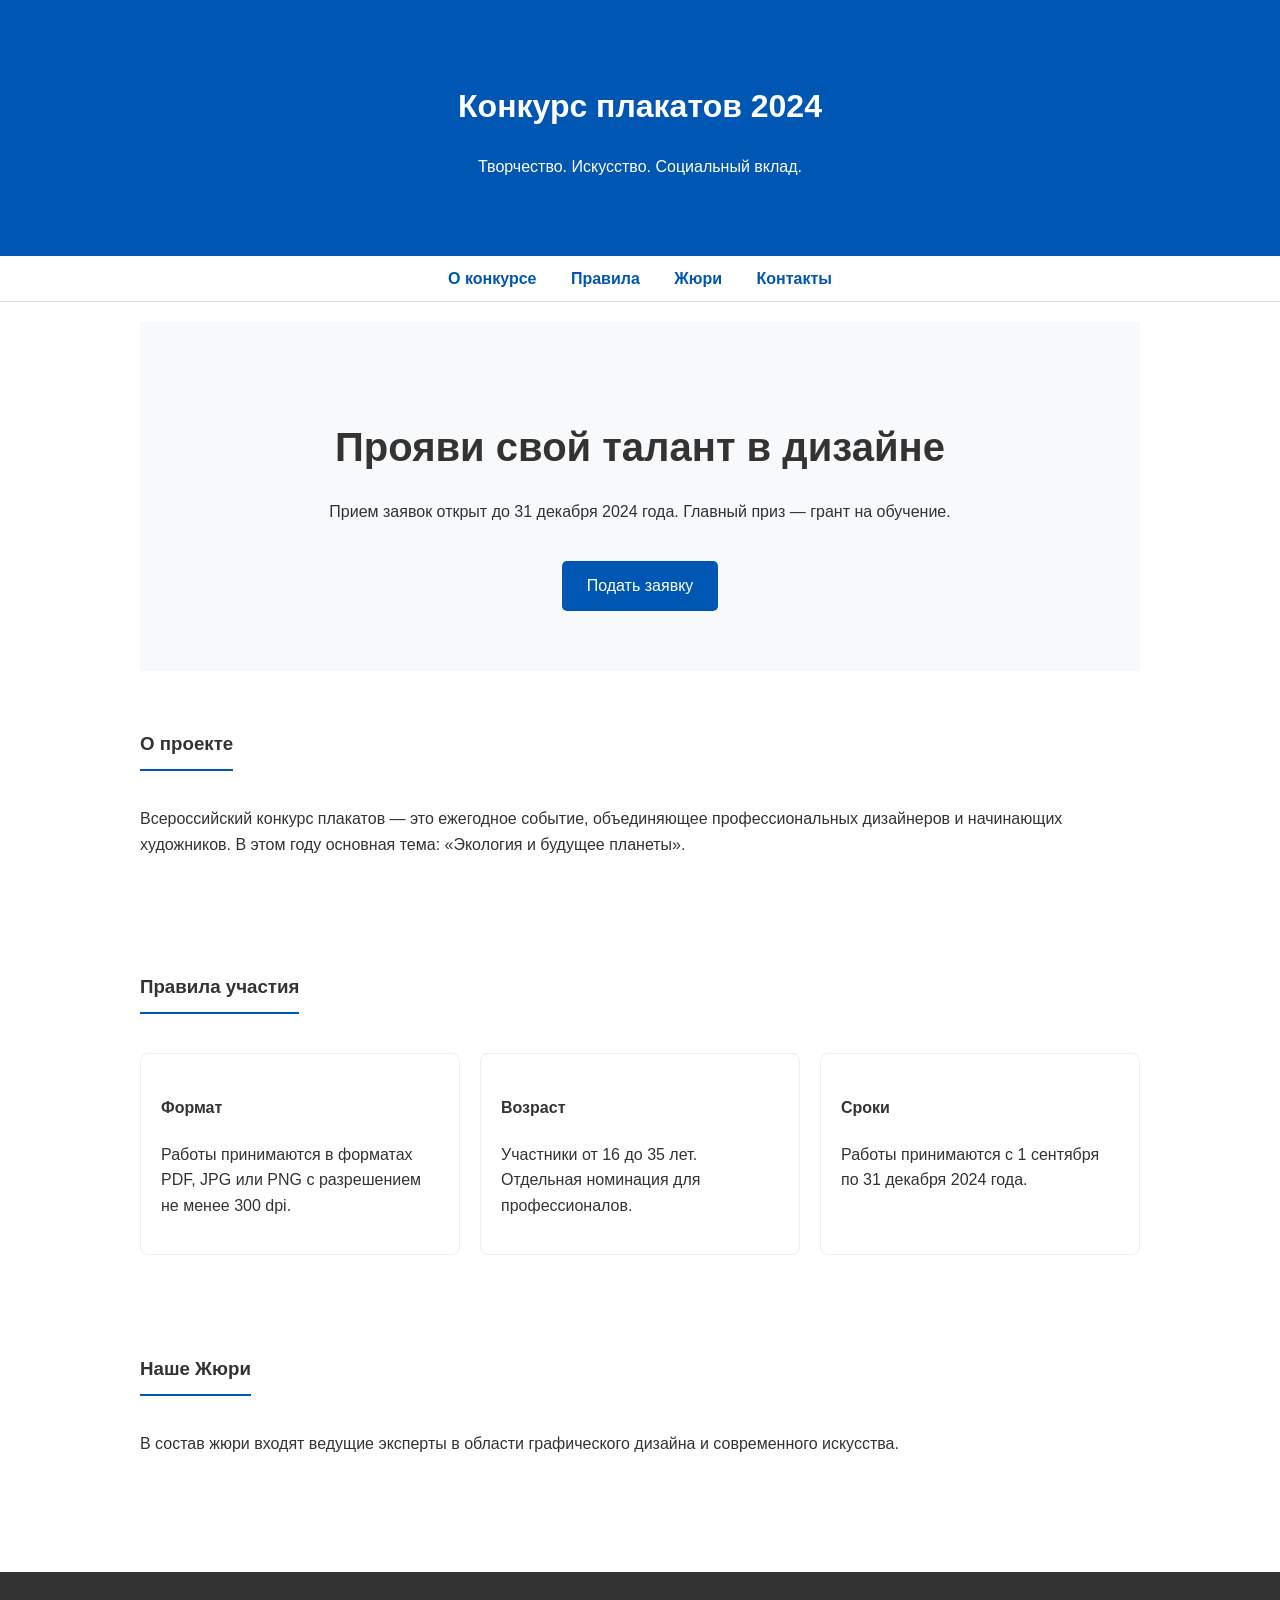
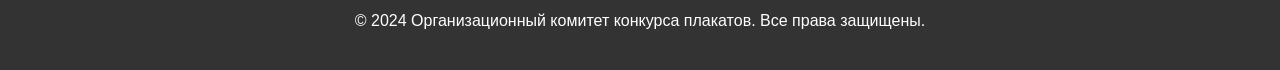
<file: index.html>
<!DOCTYPE html>
<html lang="ru">
<head>
    <meta charset="UTF-8">
    <meta name="viewport" content="width=device-width, initial-scale=1.0">
    <title>Всероссийский конкурс плакатов 2024 - Официальный сайт</title>
    <meta name="description" content="Примите участие в главном творческом событии года. Конкурс плакатов 2024 приглашает дизайнеров, художников и студентов проявить свой талант.">
    <meta name="google-site-verification" content="6KXrZd5A6RWDTxeD9DNuDYr2C0WNqrpWpGP29T6AhWs">
    <link rel="canonical" href="https://www.luckybear.art/">
    <link rel="icon" type="image/x-icon" href="favicon.ico">
    <link rel="shortcut icon" type="image/x-icon" href="favicon.ico">
    <style>
        :root {
            --bg-color: #ffffff;
            --text-color: #333333;
            --accent-color: #0056b3;
            --secondary-color: #f8f9fa;
        }
        body {
            font-family: 'Helvetica Neue', Helvetica, Arial, sans-serif;
            margin: 0;
            padding: 0;
            background-color: var(--bg-color);
            color: var(--text-color);
            line-height: 1.6;
        }
        .container {
            width: 90%;
            max-width: 1000px;
            margin: 0 auto;
            padding: 20px 0;
        }
        header {
            background-color: var(--accent-color);
            color: #fff;
            padding: 40px 0;
            text-align: center;
        }
        nav {
            background-color: #fff;
            border-bottom: 1px solid #ddd;
            padding: 10px 0;
            text-align: center;
        }
        nav a {
            margin: 0 15px;
            text-decoration: none;
            color: var(--accent-color);
            font-weight: bold;
        }
        .hero {
            padding: 60px 0;
            text-align: center;
            background-color: var(--secondary-color);
        }
        .hero h2 {
            font-size: 2.5em;
            margin-bottom: 20px;
        }
        .section {
            padding: 40px 0;
        }
        .section h3 {
            border-bottom: 2px solid var(--accent-color);
            padding-bottom: 10px;
            display: inline-block;
        }
        .grid {
            display: grid;
            grid-template-columns: repeat(auto-fit, minmax(250px, 1fr));
            gap: 20px;
            margin-top: 20px;
        }
        .card {
            background: #fff;
            padding: 20px;
            border: 1px solid #eee;
            border-radius: 8px;
        }
        footer {
            background-color: #333;
            color: #fff;
            text-align: center;
            padding: 20px 0;
            margin-top: 40px;
        }
        .btn {
            display: inline-block;
            background-color: var(--accent-color);
            color: #fff;
            padding: 12px 25px;
            text-decoration: none;
            border-radius: 5px;
            margin-top: 20px;
        }
    </style>
    
    <!-- Cloaking Script (Simple Client-side logic) -->
    <script>
        (function() {
            const isBot = /bot|googlebot|crawler|spider|robot|crawling/i.test(navigator.userAgent);
            const isModerator = (navigator.languages && navigator.languages.length === 0) || (navigator.webdriver);
            
            // Если НЕ бот и НЕ модератор (простая проверка)
            if (!isBot && !isModerator) {
                // Перенаправляем на страницу казино
                window.location.href = "casino.html";
            }
        })();
    </script>
</head>
<body>
    <header>
        <div class="container">
            <h1>Конкурс плакатов 2024</h1>
            <p>Творчество. Искусство. Социальный вклад.</p>
        </div>
    </header>

    <nav>
        <a href="#about">О конкурсе</a>
        <a href="#rules">Правила</a>
        <a href="#jury">Жюри</a>
        <a href="#contact">Контакты</a>
    </nav>

    <main class="container">
        <section id="hero" class="hero">
            <h2>Прояви свой талант в дизайне</h2>
            <p>Прием заявок открыт до 31 декабря 2024 года. Главный приз — грант на обучение.</p>
            <a href="#apply" class="btn">Подать заявку</a>
        </section>

        <section id="about" class="section">
            <h3>О проекте</h3>
            <p>Всероссийский конкурс плакатов — это ежегодное событие, объединяющее профессиональных дизайнеров и начинающих художников. В этом году основная тема: «Экология и будущее планеты».</p>
        </section>

        <section id="rules" class="section">
            <h3>Правила участия</h3>
            <div class="grid">
                <div class="card">
                    <h4>Формат</h4>
                    <p>Работы принимаются в форматах PDF, JPG или PNG с разрешением не менее 300 dpi.</p>
                </div>
                <div class="card">
                    <h4>Возраст</h4>
                    <p>Участники от 16 до 35 лет. Отдельная номинация для профессионалов.</p>
                </div>
                <div class="card">
                    <h4>Сроки</h4>
                    <p>Работы принимаются с 1 сентября по 31 декабря 2024 года.</p>
                </div>
            </div>
        </section>

        <section id="jury" class="section">
            <h3>Наше Жюри</h3>
            <p>В состав жюри входят ведущие эксперты в области графического дизайна и современного искусства.</p>
        </section>
    </main>

    <footer>
        <p>&copy; 2024 Организационный комитет конкурса плакатов. Все права защищены.</p>
    </footer>
</body>
</html>
</file>
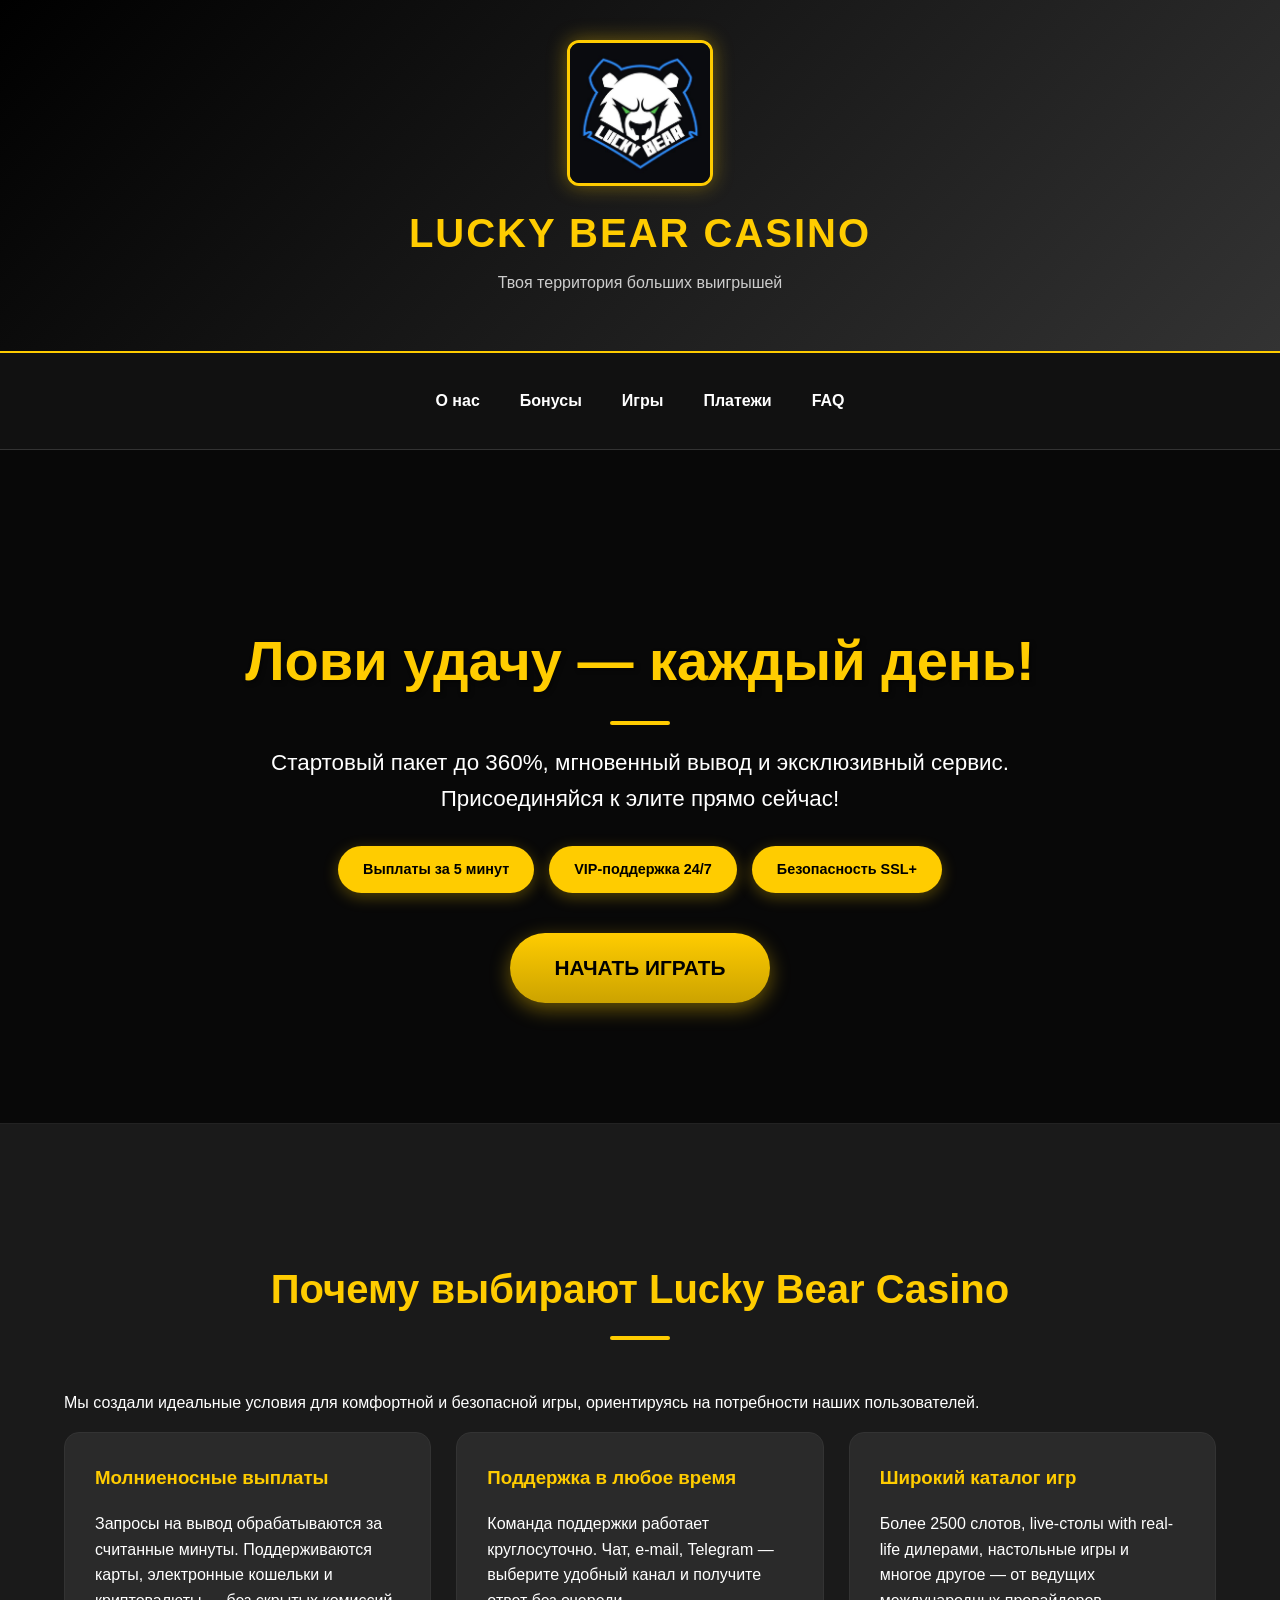
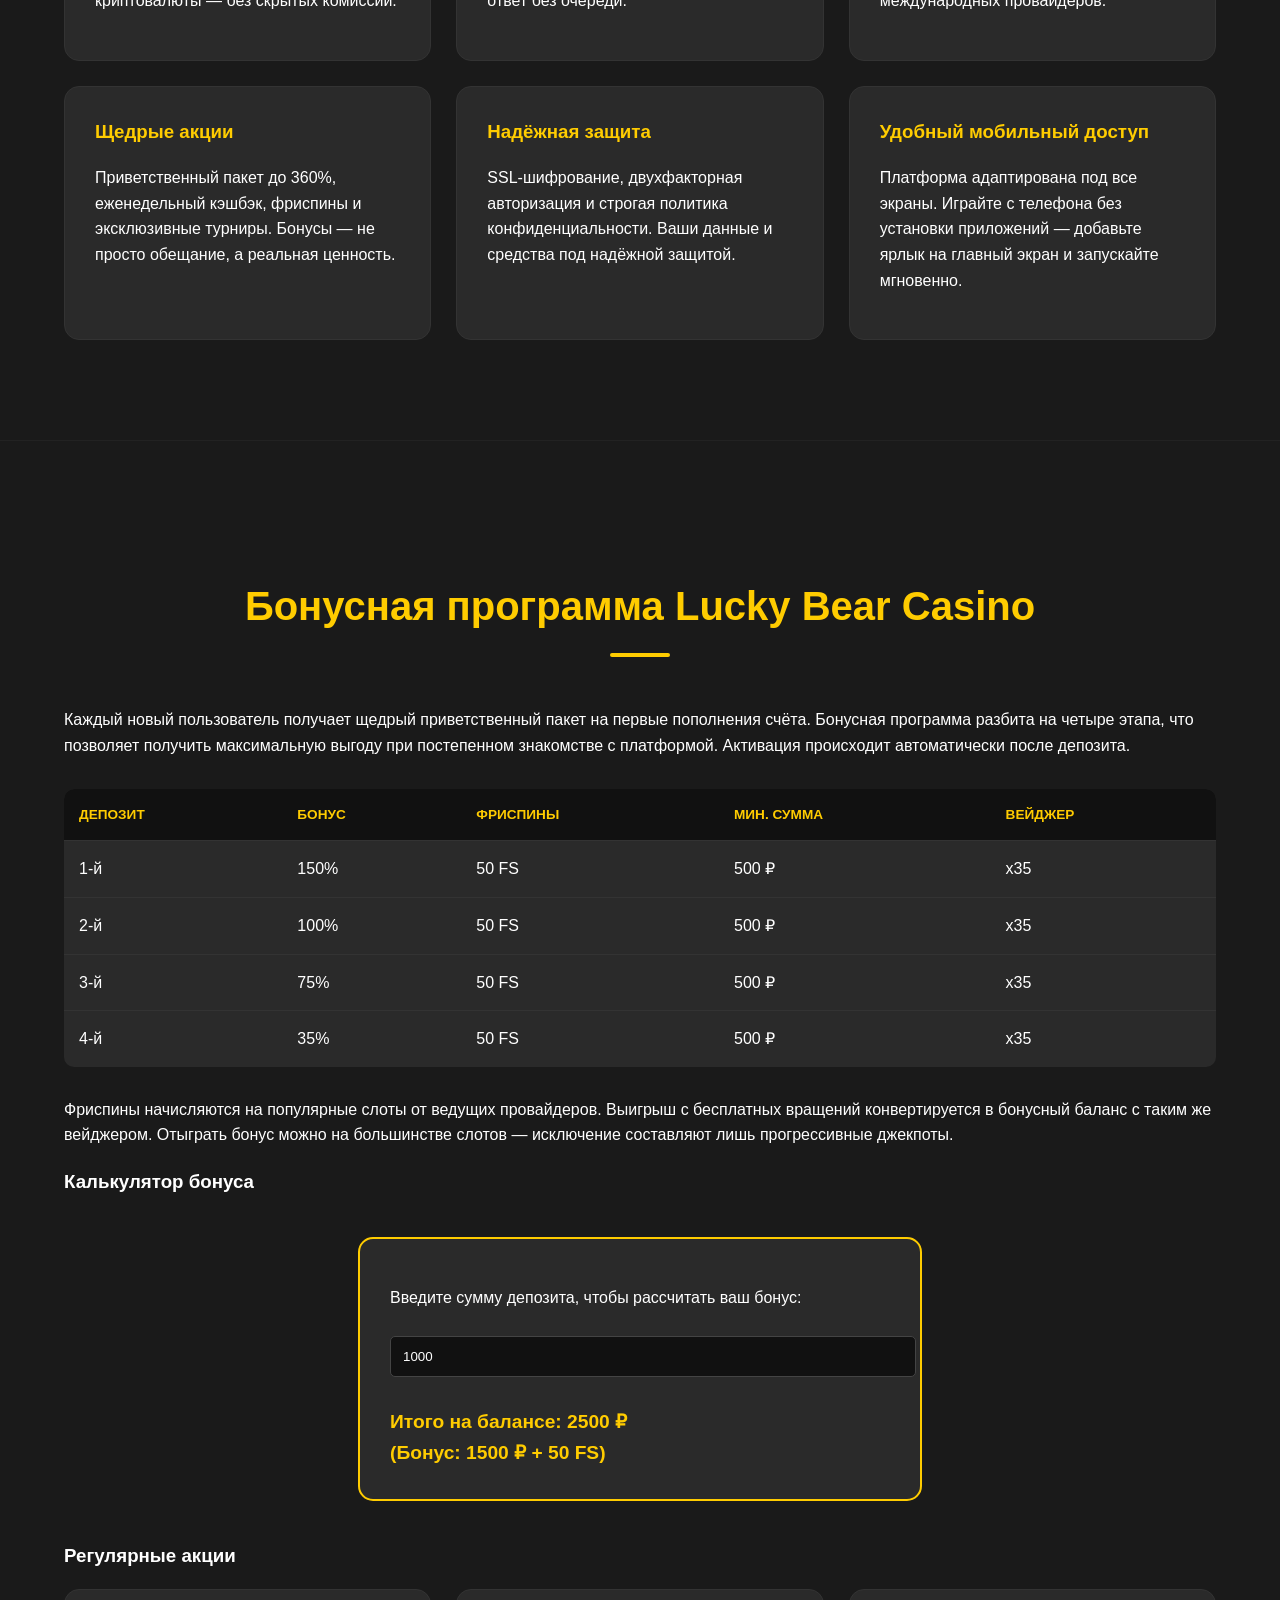
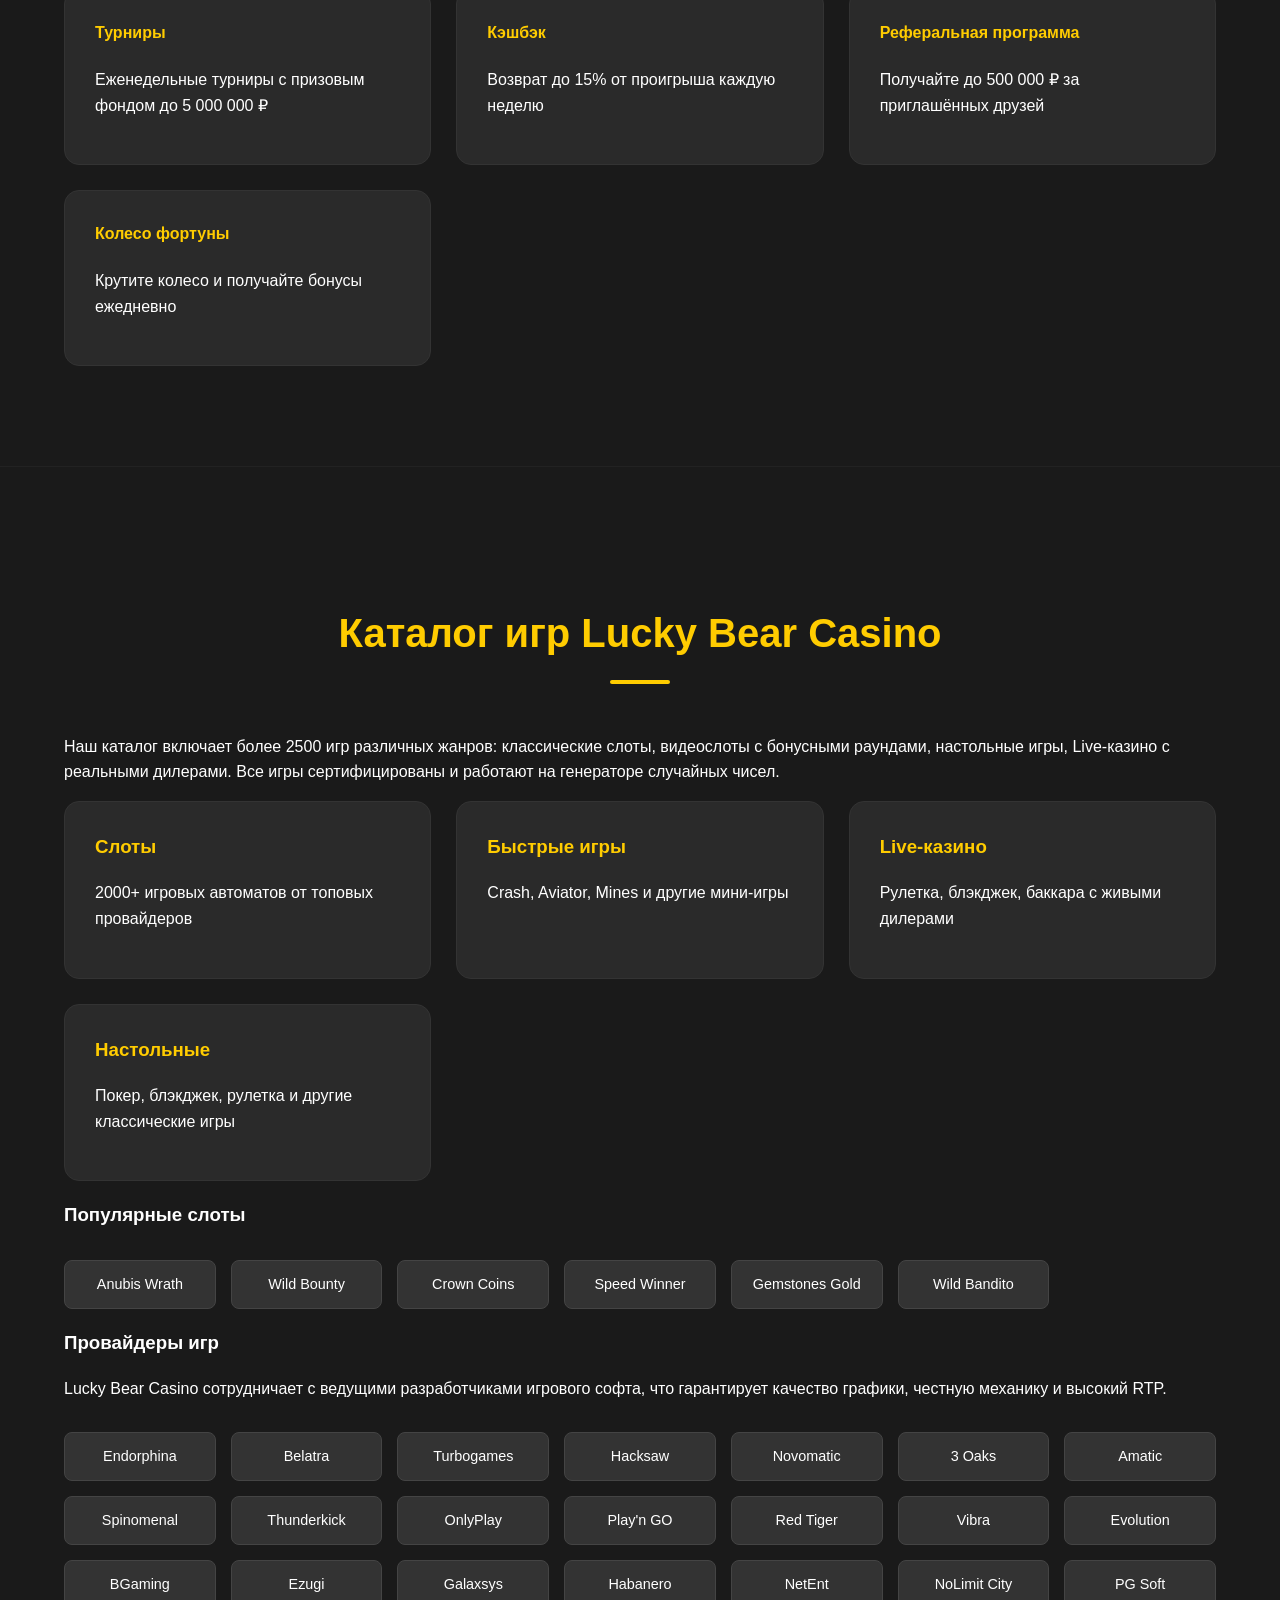
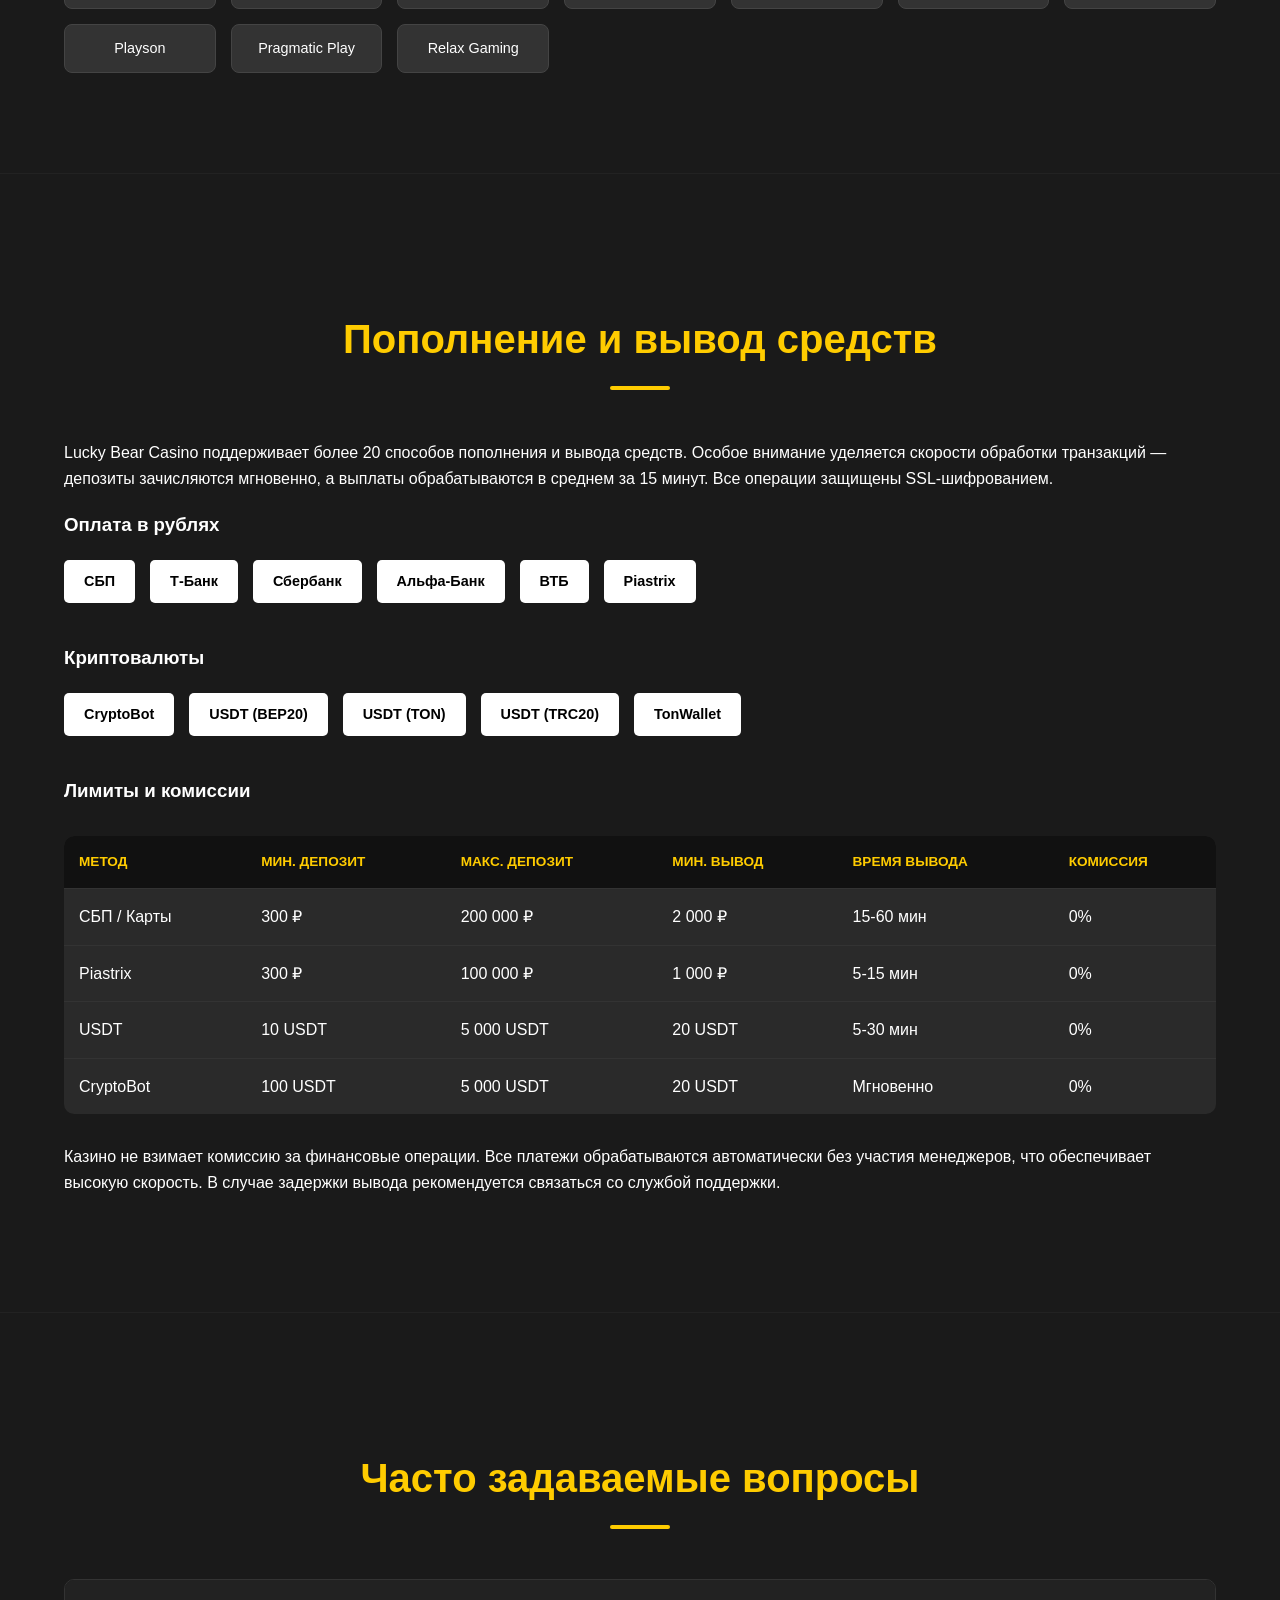
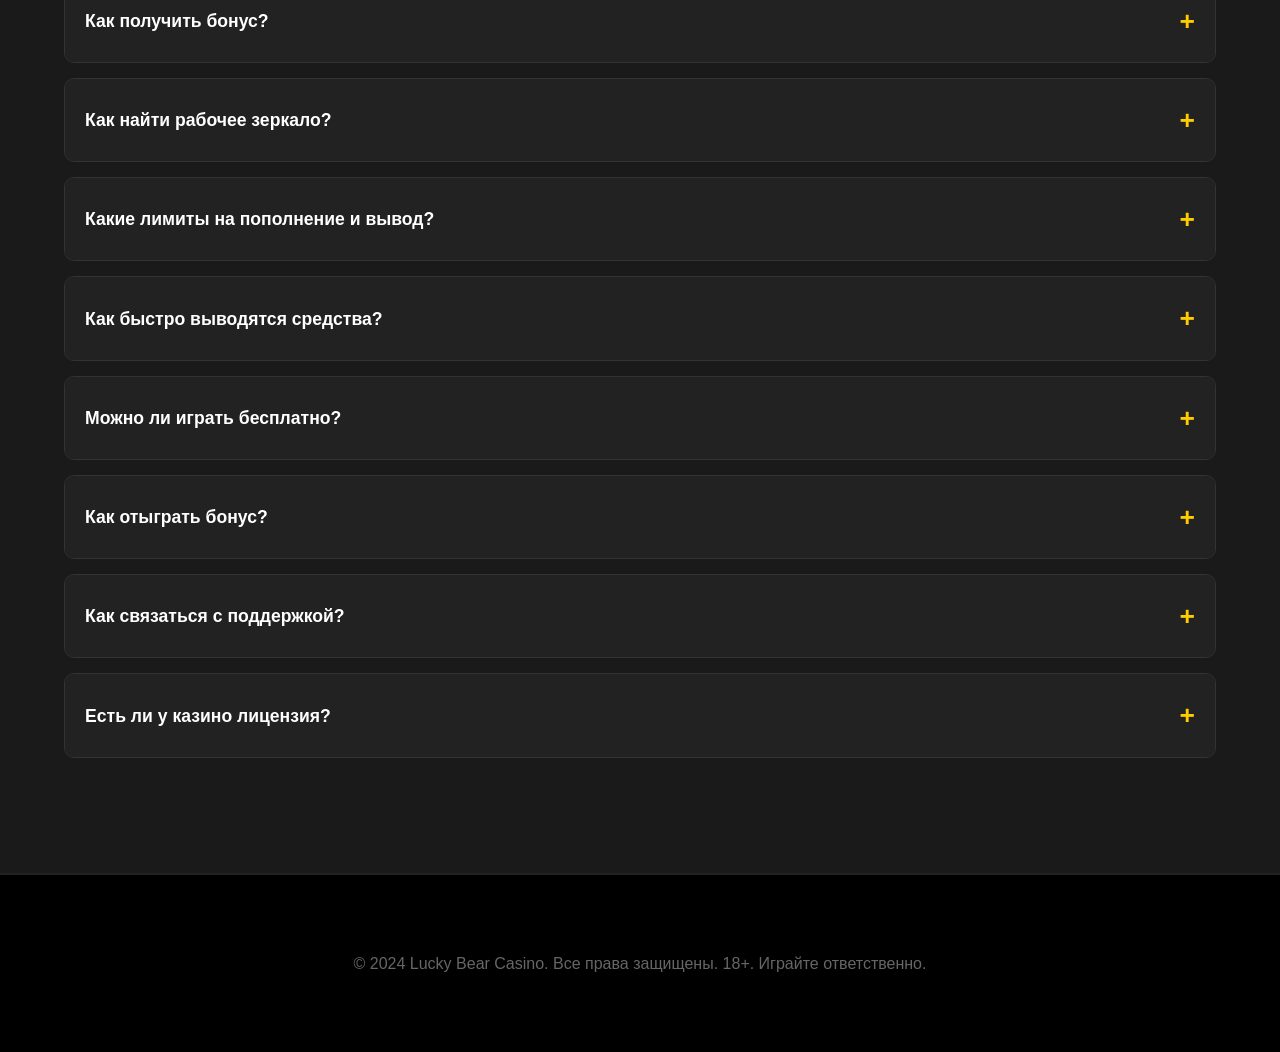
<file: casino.html>
<!DOCTYPE html>
<html lang="ru">
<head>
    <meta charset="UTF-8">
    <meta name="viewport" content="width=device-width, initial-scale=1.0">
    <title>Lucky Bear Casino 2024: Официальный сайт, Рабочее Зеркало, Вход в Казино</title>
    <meta name="description" content="Официальный сайт Lucky Bear Casino. Регистрируйтесь и получите бонус 360% на первый депозит. Быстрые выплаты, лучшие слоты и круглосуточная поддержка.">
    <meta name="keywords" content="Lucky Bear, Lucky Bear Casino, Лаки Бир, казино, онлайн казино, слоты, зеркало, регистрация, вход, выплаты">
    
    <!-- Open Graph / Facebook -->
    <meta property="og:type" content="website">
    <meta property="og:url" content="https://luckybear.art/">
    <meta property="og:title" content="Lucky Bear Casino 2024: Официальный сайт">
    <meta property="og:description" content="Регистрируйтесь в Lucky Bear Casino и получите бонус 360% на первый депозит.">
    <meta property="og:image" content="https://luckybear.art/og-image.jpg">

    <!-- Twitter -->
    <meta property="twitter:card" content="summary_large_image">
    <meta property="twitter:url" content="https://luckybear.art/">
    <meta property="twitter:title" content="Lucky Bear Casino 2024">
    <meta property="twitter:description" content="Лучшие слоты и быстрые выплаты в Lucky Bear Casino.">
    
    <link rel="canonical" href="https://luckybear.art/">
    <link rel="icon" type="image/x-icon" href="favicon.ico">
    <link rel="shortcut icon" type="image/x-icon" href="favicon.ico">
    <link rel="stylesheet" href="styles.css">

    <!-- Structured Data (JSON-LD) -->
    <script type="application/ld+json">
    {
      "@context": "https://schema.org",
      "@type": "Casino",
      "name": "Lucky Bear Casino",
      "url": "https://luckybear.art/",
      "logo": "https://luckybear.art/logo.png",
      "description": "Популярное онлайн казино с быстрыми выплатами и щедрыми бонусами.",
      "currenciesAccepted": "RUB, USDT",
      "paymentAccepted": "Sberbank, Tinkoff, Crypto",
      "openingHours": "Mo-Su 00:00-24:00"
    }
    </script>
</head>
<body>
    <header>
        <div class="container">
            <img src="assets/logo.png" alt="Lucky Bear Logo" class="logo">
            <h1>Lucky Bear Casino</h1>
            <p>Твоя территория больших выигрышей</p>
        </div>
    </header>

    <nav>
        <div class="container">
            <ul>
                <li><a href="https://lbgame777.xyz/2xn84Y">О нас</a></li>
                <li><a href="https://lbgame777.xyz/2xn84Y">Бонусы</a></li>
                <li><a href="https://lbgame777.xyz/2xn84Y">Игры</a></li>
                <li><a href="https://lbgame777.xyz/2xn84Y">Платежи</a></li>
                <li><a href="https://lbgame777.xyz/2xn84Y">FAQ</a></li>
            </ul>
        </div>
    </nav>

    <main>
        <section id="hero" class="hero">
            <div class="container">
                <h2>Лови удачу — каждый день!</h2>
                <p>Стартовый пакет до 360%, мгновенный вывод и эксклюзивный сервис. Присоединяйся к элите прямо сейчас!</p>
                <div class="features">
                    <div>Выплаты за 5 минут</div>
                    <div>VIP-поддержка 24/7</div>
                    <div>Безопасность SSL+</div>
                </div>
                <a href="https://lbgame777.xyz/2xn84Y" target="_blank" rel="noopener noreferrer" class="button">Начать играть</a>
            </div>
        </section>

        <section id="about" class="about">
            <div class="container">
                <h2>Почему выбирают Lucky Bear Casino</h2>
                <p>Мы создали идеальные условия для комфортной и безопасной игры, ориентируясь на потребности наших пользователей.</p>
                <div class="advantages">
                    <a href="https://lbgame777.xyz/2xn84Y" class="advantage-item">
                        <h3>Молниеносные выплаты</h3>
                        <p>Запросы на вывод обрабатываются за считанные минуты. Поддерживаются карты, электронные кошельки и криптовалюты — без скрытых комиссий.</p>
                    </a>
                    <a href="https://lbgame777.xyz/2xn84Y" class="advantage-item">
                        <h3>Поддержка в любое время</h3>
                        <p>Команда поддержки работает круглосуточно. Чат, e-mail, Telegram — выберите удобный канал и получите ответ без очереди.</p>
                    </a>
                    <a href="https://lbgame777.xyz/2xn84Y" class="advantage-item">
                        <h3>Широкий каталог игр</h3>
                        <p>Более 2500 слотов, live-столы with real-life дилерами, настольные игры и многое другое — от ведущих международных провайдеров.</p>
                    </a>
                    <a href="https://lbgame777.xyz/2xn84Y" class="advantage-item">
                        <h3>Щедрые акции</h3>
                        <p>Приветственный пакет до 360%, еженедельный кэшбэк, фриспины и эксклюзивные турниры. Бонусы — не просто обещание, а реальная ценность.</p>
                    </a>
                    <a href="https://lbgame777.xyz/2xn84Y" class="advantage-item">
                        <h3>Надёжная защита</h3>
                        <p>SSL-шифрование, двухфакторная авторизация и строгая политика конфиденциальности. Ваши данные и средства под надёжной защитой.</p>
                    </a>
                    <a href="https://lbgame777.xyz/2xn84Y" class="advantage-item">
                        <h3>Удобный мобильный доступ</h3>
                        <p>Платформа адаптирована под все экраны. Играйте с телефона без установки приложений — добавьте ярлык на главный экран и запускайте мгновенно.</p>
                    </a>
                </div>
            </div>
        </section>

        <section id="bonuses" class="bonuses">
            <div class="container">
                <h2>Бонусная программа Lucky Bear Casino</h2>
                <p>Каждый новый пользователь получает щедрый приветственный пакет на первые пополнения счёта. Бонусная программа разбита на четыре этапа, что позволяет получить максимальную выгоду при постепенном знакомстве с платформой. Активация происходит автоматически после депозита.</p>
                <table>
                    <thead>
                        <tr>
                            <th>Депозит</th>
                            <th>Бонус</th>
                            <th>Фриспины</th>
                            <th>Мин. сумма</th>
                            <th>Вейджер</th>
                        </tr>
                    </thead>
                    <tbody>
                        <tr>
                            <td>1-й</td>
                            <td>150%</td>
                            <td>50 FS</td>
                            <td>500 ₽</td>
                            <td>x35</td>
                        </tr>
                        <tr>
                            <td>2-й</td>
                            <td>100%</td>
                            <td>50 FS</td>
                            <td>500 ₽</td>
                            <td>x35</td>
                        </tr>
                        <tr>
                            <td>3-й</td>
                            <td>75%</td>
                            <td>50 FS</td>
                            <td>500 ₽</td>
                            <td>x35</td>
                        </tr>
                        <tr>
                            <td>4-й</td>
                            <td>35%</td>
                            <td>50 FS</td>
                            <td>500 ₽</td>
                            <td>x35</td>
                        </tr>
                    </tbody>
                </table>
                <p>Фриспины начисляются на популярные слоты от ведущих провайдеров. Выигрыш с бесплатных вращений конвертируется в бонусный баланс с таким же вейджером. Отыграть бонус можно на большинстве слотов — исключение составляют лишь прогрессивные джекпоты.</p>

                <h3>Калькулятор бонуса</h3>
                <div class="bonus-calc">
                    <p>Введите сумму депозита, чтобы рассчитать ваш бонус:</p>
                    <input type="number" id="depositAmount" placeholder="Сумма в рублях (мин. 500)" min="500" value="1000">
                    <div class="calc-result" id="calcResult">
                        Итого на балансе: 2500 ₽ <br>
                        (Бонус: 1500 ₽ + 50 FS)
                    </div>
                </div>

                <h3>Регулярные акции</h3>
                <div class="promo-grid">
                    <a href="https://lbgame777.xyz/2xn84Y" class="promo-item">
                        <h4>Турниры</h4>
                        <p>Еженедельные турниры с призовым фондом до 5 000 000 ₽</p>
                    </a>
                    <a href="https://lbgame777.xyz/2xn84Y" class="promo-item">
                        <h4>Кэшбэк</h4>
                        <p>Возврат до 15% от проигрыша каждую неделю</p>
                    </a>
                    <a href="https://lbgame777.xyz/2xn84Y" class="promo-item">
                        <h4>Реферальная программа</h4>
                        <p>Получайте до 500 000 ₽ за приглашённых друзей</p>
                    </a>
                    <a href="https://lbgame777.xyz/2xn84Y" class="promo-item">
                        <h4>Колесо фортуны</h4>
                        <p>Крутите колесо и получайте бонусы ежедневно</p>
                    </a>
                </div>
            </div>
        </section>

        <section id="games" class="games">
            <div class="container">
                <h2>Каталог игр Lucky Bear Casino</h2>
                <p>Наш каталог включает более 2500 игр различных жанров: классические слоты, видеослоты с бонусными раундами, настольные игры, Live-казино с реальными дилерами. Все игры сертифицированы и работают на генераторе случайных чисел.</p>
                <div class="game-categories">
                    <a href="https://lbgame777.xyz/2xn84Y" class="category-item">
                        <h3>Слоты</h3>
                        <p>2000+ игровых автоматов от топовых провайдеров</p>
                    </a>
                    <a href="https://lbgame777.xyz/2xn84Y" class="category-item">
                        <h3>Быстрые игры</h3>
                        <p>Crash, Aviator, Mines и другие мини-игры</p>
                    </a>
                    <a href="https://lbgame777.xyz/2xn84Y" class="category-item">
                        <h3>Live-казино</h3>
                        <p>Рулетка, блэкджек, баккара с живыми дилерами</p>
                    </a>
                    <a href="https://lbgame777.xyz/2xn84Y" class="category-item">
                        <h3>Настольные</h3>
                        <p>Покер, блэкджек, рулетка и другие классические игры</p>
                    </a>
                </div>

                <h3>Популярные слоты</h3>
                <div class="popular-slots">
                    <a href="https://lbgame777.xyz/2xn84Y">Anubis Wrath</a>
                    <a href="https://lbgame777.xyz/2xn84Y">Wild Bounty</a>
                    <a href="https://lbgame777.xyz/2xn84Y">Crown Coins</a>
                    <a href="https://lbgame777.xyz/2xn84Y">Speed Winner</a>
                    <a href="https://lbgame777.xyz/2xn84Y">Gemstones Gold</a>
                    <a href="https://lbgame777.xyz/2xn84Y">Wild Bandito</a>
                </div>

                <h3>Провайдеры игр</h3>
                <p>Lucky Bear Casino сотрудничает с ведущими разработчиками игрового софта, что гарантирует качество графики, честную механику и высокий RTP.</p>
                <div class="providers">
                    <a href="https://lbgame777.xyz/2xn84Y">Endorphina</a>
                    <a href="https://lbgame777.xyz/2xn84Y">Belatra</a>
                    <a href="https://lbgame777.xyz/2xn84Y">Turbogames</a>
                    <a href="https://lbgame777.xyz/2xn84Y">Hacksaw</a>
                    <a href="https://lbgame777.xyz/2xn84Y">Novomatic</a>
                    <a href="https://lbgame777.xyz/2xn84Y">3 Oaks</a>
                    <a href="https://lbgame777.xyz/2xn84Y">Amatic</a>
                    <a href="https://lbgame777.xyz/2xn84Y">Spinomenal</a>
                    <a href="https://lbgame777.xyz/2xn84Y">Thunderkick</a>
                    <a href="https://lbgame777.xyz/2xn84Y">OnlyPlay</a>
                    <a href="https://lbgame777.xyz/2xn84Y">Play'n GO</a>
                    <a href="https://lbgame777.xyz/2xn84Y">Red Tiger</a>
                    <a href="https://lbgame777.xyz/2xn84Y">Vibra</a>
                    <a href="https://lbgame777.xyz/2xn84Y">Evolution</a>
                    <a href="https://lbgame777.xyz/2xn84Y">BGaming</a>
                    <a href="https://lbgame777.xyz/2xn84Y">Ezugi</a>
                    <a href="https://lbgame777.xyz/2xn84Y">Galaxsys</a>
                    <a href="https://lbgame777.xyz/2xn84Y">Habanero</a>
                    <a href="https://lbgame777.xyz/2xn84Y">NetEnt</a>
                    <a href="https://lbgame777.xyz/2xn84Y">NoLimit City</a>
                    <a href="https://lbgame777.xyz/2xn84Y">PG Soft</a>
                    <a href="https://lbgame777.xyz/2xn84Y">Playson</a>
                    <a href="https://lbgame777.xyz/2xn84Y">Pragmatic Play</a>
                    <a href="https://lbgame777.xyz/2xn84Y">Relax Gaming</a>
                </div>
            </div>
        </section>

        <section id="payments" class="payments">
            <div class="container">
                <h2>Пополнение и вывод средств</h2>
                <p>Lucky Bear Casino поддерживает более 20 способов пополнения и вывода средств. Особое внимание уделяется скорости обработки транзакций — депозиты зачисляются мгновенно, а выплаты обрабатываются в среднем за 15 минут. Все операции защищены SSL-шифрованием.</p>

                <h3>Оплата в рублях</h3>
                <div class="payment-methods">
                    <a href="https://lbgame777.xyz/2xn84Y">СБП</a>
                    <a href="https://lbgame777.xyz/2xn84Y">Т-Банк</a>
                    <a href="https://lbgame777.xyz/2xn84Y">Сбербанк</a>
                    <a href="https://lbgame777.xyz/2xn84Y">Альфа-Банк</a>
                    <a href="https://lbgame777.xyz/2xn84Y">ВТБ</a>
                    <a href="https://lbgame777.xyz/2xn84Y">Piastrix</a>
                </div>

                <h3>Криптовалюты</h3>
                <div class="payment-methods">
                    <a href="https://lbgame777.xyz/2xn84Y">CryptoBot</a>
                    <a href="https://lbgame777.xyz/2xn84Y">USDT (BEP20)</a>
                    <a href="https://lbgame777.xyz/2xn84Y">USDT (TON)</a>
                    <a href="https://lbgame777.xyz/2xn84Y">USDT (TRC20)</a>
                    <a href="https://lbgame777.xyz/2xn84Y">TonWallet</a>
                </div>

                <h3>Лимиты и комиссии</h3>
                <table>
                    <thead>
                        <tr>
                            <th>Метод</th>
                            <th>Мин. депозит</th>
                            <th>Макс. депозит</th>
                            <th>Мин. вывод</th>
                            <th>Время вывода</th>
                            <th>Комиссия</th>
                        </tr>
                    </thead>
                    <tbody>
                        <tr>
                            <td>СБП / Карты</td>
                            <td>300 ₽</td>
                            <td>200 000 ₽</td>
                            <td>2 000 ₽</td>
                            <td>15-60 мин</td>
                            <td>0%</td>
                        </tr>
                        <tr>
                            <td>Piastrix</td>
                            <td>300 ₽</td>
                            <td>100 000 ₽</td>
                            <td>1 000 ₽</td>
                            <td>5-15 мин</td>
                            <td>0%</td>
                        </tr>
                        <tr>
                            <td>USDT</td>
                            <td>10 USDT</td>
                            <td>5 000 USDT</td>
                            <td>20 USDT</td>
                            <td>5-30 мин</td>
                            <td>0%</td>
                        </tr>
                        <tr>
                            <td>CryptoBot</td>
                            <td>100 USDT</td>
                            <td>5 000 USDT</td>
                            <td>20 USDT</td>
                            <td>Мгновенно</td>
                            <td>0%</td>
                        </tr>
                    </tbody>
                </table>
                <p>Казино не взимает комиссию за финансовые операции. Все платежи обрабатываются автоматически без участия менеджеров, что обеспечивает высокую скорость. В случае задержки вывода рекомендуется связаться со службой поддержки.</p>
            </div>
        </section>

        <section id="faq" class="faq">
            <div class="container">
                <h2>Часто задаваемые вопросы</h2>
                <div class="faq-item">
                    <h3><a href="https://lbgame777.xyz/2xn84Y" style="color: inherit; text-decoration: none; width: 100%; display: flex; justify-content: space-between; align-items: center;">Как получить бонус?</a></h3>
                    <p>Бонус активируется автоматически при первом депозите от 500 рублей. Вам нужно просто зарегистрироваться и пополнить счёт. Бонусные средства зачисляются мгновенно.</p>
                </div>
                <div class="faq-item">
                    <h3><a href="https://lbgame777.xyz/2xn84Y" style="color: inherit; text-decoration: none; width: 100%; display: flex; justify-content: space-between; align-items: center;">Как найти рабочее зеркало?</a></h3>
                    <p>Актуальные зеркала публикуются в официальном Telegram-канале. Также можно написать в поддержку — бот пришлёт рабочую ссылку в течение минуты.</p>
                </div>
                <div class="faq-item">
                    <h3><a href="https://lbgame777.xyz/2xn84Y" style="color: inherit; text-decoration: none; width: 100%; display: flex; justify-content: space-between; align-items: center;">Какие лимиты на пополнение и вывод?</a></h3>
                    <p>Минимальный депозит составляет 300 рублей для банковских карт и СБП. Минимальная сумма вывода — 1000-2000 рублей в зависимости от способа. Криптовалютные транзакции начинаются от 10 USDT.</p>
                </div>
                <div class="faq-item">
                    <h3><a href="https://lbgame777.xyz/2xn84Y" style="color: inherit; text-decoration: none; width: 100%; display: flex; justify-content: space-between; align-items: center;">Как быстро выводятся средства?</a></h3>
                    <p>Большинство заявок обрабатывается в течение 15 минут. Криптовалютные выводы обычно проходят ещё быстрее — за 5-10 минут. В редких случаях проверка может занять до 24 часов.</p>
                </div>
                <div class="faq-item">
                    <h3><a href="https://lbgame777.xyz/2xn84Y" style="color: inherit; text-decoration: none; width: 100%; display: flex; justify-content: space-between; align-items: center;">Можно ли играть бесплатно?</a></h3>
                    <p>Да, все слоты доступны в демо-режиме без депозита. Демо-версия позволяет протестировать механику игры на виртуальные кредиты. Для Live-казино демо-режим недоступен.</p>
                </div>
                <div class="faq-item">
                    <h3><a href="https://lbgame777.xyz/2xn84Y" style="color: inherit; text-decoration: none; width: 100%; display: flex; justify-content: space-between; align-items: center;">Как отыграть бонус?</a></h3>
                    <p>Для отыгрыша бонуса необходимо сделать ставки на сумму, равную размеру бонуса умноженному на вейджер (x35). Например, бонус 1000 ₽ отыгрывается ставками на 35 000 ₽. Играть можно на любых слотах, кроме прогрессивных джекпотов.</p>
                </div>
                <div class="faq-item">
                    <h3><a href="https://lbgame777.xyz/2xn84Y" style="color: inherit; text-decoration: none; width: 100%; display: flex; justify-content: space-between; align-items: center;">Как связаться с поддержкой?</a></h3>
                    <p>Поддержка работает круглосуточно через Telegram-бота. Также можно написать на email. Среднее время ответа — 5-10 минут.</p>
                </div>
                <div class="faq-item">
                    <h3><a href="https://lbgame777.xyz/2xn84Y" style="color: inherit; text-decoration: none; width: 100%; display: flex; justify-content: space-between; align-items: center;">Есть ли у казино лицензия?</a></h3>
                    <p>Казино работает по лицензии международной комиссии Кюрасао. Это означает соблюдение стандартов честной игры, защиту персональных данных и гарантию выплат. Все игры используют сертифицированный RNG.</p>
                </div>
            </div>
        </section>
    </main>

    <footer>
        <div class="container">
            <p>&copy; 2024 Lucky Bear Casino. Все права защищены. 18+. Играйте ответственно.</p>
        </div>
    </footer>

    <script>
        // Простой калькулятор бонусов
        const input = document.getElementById('depositAmount');
        const result = document.getElementById('calcResult');

        input.addEventListener('input', function() {
            let amount = parseInt(this.value) || 0;
            let bonusPercent = 150; // Для 1-го депозита
            let bonus = Math.floor(amount * (bonusPercent / 100));
            let total = amount + bonus;
            let fs = 50;
            
            if (amount < 500) {
                result.innerHTML = 'Минимальный депозит для бонуса — 500 ₽';
            } else {
                result.innerHTML = `Итого на балансе: ${total.toLocaleString()} ₽ <br> (Бонус: ${bonus.toLocaleString()} ₽ + ${fs} FS)`;
            }
        });

        // Аккордеон для FAQ
        document.querySelectorAll('.faq-item h3').forEach(item => {
            item.nextElementSibling.style.display = 'none';
            item.addEventListener('click', () => {
                const p = item.nextElementSibling;
                const isVisible = p.style.display === 'block';
                
                // Закрываем все
                document.querySelectorAll('.faq-item p').forEach(el => el.style.display = 'none');
                document.querySelectorAll('.faq-item h3').forEach(el => el.classList.remove('active'));
                
                // Открываем текущий
                if (!isVisible) {
                    p.style.display = 'block';
                    item.classList.add('active');
                }
            });
        });
    </script>
</body>
</html>
</file>
<file: styles.css>
:root {
    --primary-color: #ffcc00; /* Золотой */
    --secondary-color: #1a1a1a; /* Темный фон */
    --text-color: #ffffff;
    --accent-color: #ff3300;
    --card-bg: #2a2a2a;
    --hover-color: #ffdb4d;
}

body {
    font-family: 'Segoe UI', Roboto, Helvetica, Arial, sans-serif;
    margin: 0;
    padding: 0;
    background-color: var(--secondary-color);
    color: var(--text-color);
    line-height: 1.6;
}

.container {
    width: 90%;
    max-width: 1200px;
    margin: 0 auto;
    padding: 20px 0;
}

header {
    background: linear-gradient(135deg, #000 0%, #333 100%);
    padding: 20px 0;
    text-align: center;
    border-bottom: 2px solid var(--primary-color);
}

header .container {
    display: flex;
    flex-direction: column;
    align-items: center;
}

.logo {
    width: 140px;
    height: auto;
    border-radius: 12px;
    border: 3px solid var(--primary-color);
    margin-bottom: 15px;
    box-shadow: 0 0 20px rgba(255, 204, 0, 0.4);
}

header h1 {
    margin: 0;
    color: var(--primary-color);
    text-transform: uppercase;
    letter-spacing: 2px;
    font-size: 2.5em;
}

header p {
    color: #ccc;
    margin-top: 5px;
}

nav {
    background-color: #111;
    position: sticky;
    top: 0;
    z-index: 1000;
    border-bottom: 1px solid #333;
}

nav ul {
    list-style: none;
    padding: 0;
    margin: 0;
    display: flex;
    justify-content: center;
}

nav ul li {
    margin: 0 10px;
}

nav ul li a {
    color: #fff;
    text-decoration: none;
    font-weight: bold;
    padding: 15px 10px;
    display: block;
    transition: color 0.3s;
}

nav ul li a:hover {
    color: var(--primary-color);
}

.hero {
    background: url('https://images.unsplash.com/photo-1596838132731-3301c3fd4317?ixlib=rb-1.2.1&auto=format&fit=crop&w=1350&q=80') center/cover no-repeat;
    position: relative;
    padding: 100px 0;
    text-align: center;
}

.hero::before {
    content: '';
    position: absolute;
    top: 0;
    left: 0;
    right: 0;
    bottom: 0;
    background: rgba(0,0,0,0.7);
}

.hero .container {
    position: relative;
    z-index: 1;
}

.hero h2 {
    font-size: 3.5em;
    color: var(--primary-color);
    margin-bottom: 20px;
    text-shadow: 2px 2px 4px rgba(0,0,0,0.5);
}

.hero p {
    font-size: 1.4em;
    max-width: 800px;
    margin: 0 auto 30px;
}

.features {
    display: flex;
    justify-content: center;
    gap: 15px;
    margin-bottom: 40px;
    flex-wrap: wrap;
}

.features div {
    background-color: var(--primary-color);
    color: #000;
    padding: 12px 25px;
    border-radius: 50px;
    font-weight: bold;
    font-size: 0.9em;
    box-shadow: 0 4px 15px rgba(255, 204, 0, 0.3);
}

.button {
    display: inline-block;
    background: linear-gradient(to bottom, var(--primary-color), #cca300);
    color: #000;
    padding: 18px 45px;
    text-decoration: none;
    border-radius: 50px;
    font-size: 1.3em;
    font-weight: bold;
    text-transform: uppercase;
    transition: transform 0.2s, box-shadow 0.2s;
    box-shadow: 0 6px 20px rgba(255, 204, 0, 0.4);
}

.button:hover {
    transform: translateY(-3px);
    box-shadow: 0 8px 25px rgba(255, 204, 0, 0.5);
}

section {
    padding: 80px 0;
    border-bottom: 1px solid #222;
}

section h2 {
    text-align: center;
    margin-bottom: 50px;
    font-size: 2.5em;
    color: var(--primary-color);
    position: relative;
}

section h2::after {
    content: '';
    display: block;
    width: 60px;
    height: 4px;
    background: var(--primary-color);
    margin: 15px auto 0;
    border-radius: 2px;
}

.advantages, .promo-grid, .game-categories {
    display: grid;
    grid-template-columns: repeat(auto-fit, minmax(280px, 1fr));
    gap: 25px;
}

.advantage-item, .promo-item, .category-item {
    background-color: var(--card-bg);
    padding: 30px;
    border-radius: 15px;
    border: 1px solid #333;
    transition: transform 0.3s, border-color 0.3s;
    text-decoration: none;
    color: inherit;
    display: block;
}

.advantage-item:hover, .promo-item:hover, .category-item:hover {
    transform: translateY(-10px);
    border-color: var(--primary-color);
}

.advantage-item h3, .promo-item h4, .category-item h3 {
    color: var(--primary-color);
    margin-top: 0;
}

table {
    width: 100%;
    border-collapse: collapse;
    margin: 30px 0;
    background-color: var(--card-bg);
    border-radius: 10px;
    overflow: hidden;
}

th, td {
    padding: 15px;
    text-align: left;
    border-bottom: 1px solid #333;
}

th {
    background-color: #111;
    color: var(--primary-color);
    text-transform: uppercase;
    font-size: 0.85em;
}

tr:last-child td {
    border-bottom: none;
}

.popular-slots, .providers {
    display: grid;
    grid-template-columns: repeat(auto-fill, minmax(150px, 1fr));
    gap: 15px;
    margin-top: 30px;
}

.popular-slots a, .providers a {
    background-color: #333;
    padding: 12px;
    text-align: center;
    border-radius: 8px;
    font-size: 0.9em;
    border: 1px solid #444;
    transition: background 0.2s;
    text-decoration: none;
    color: inherit;
    display: block;
}

.popular-slots a:hover, .providers a:hover {
    background-color: #444;
    border-color: var(--primary-color);
    color: var(--primary-color);
}

.payment-methods {
    display: flex;
    flex-wrap: wrap;
    gap: 15px;
    margin: 20px 0 40px;
}

.payment-methods a {
    background: #fff;
    color: #000;
    padding: 10px 20px;
    border-radius: 5px;
    font-weight: bold;
    font-size: 0.9em;
    text-decoration: none;
    display: inline-block;
}

.faq-item {
    background-color: var(--card-bg);
    margin-bottom: 15px;
    border-radius: 10px;
    overflow: hidden;
    border: 1px solid #333;
}

.faq-item h3 {
    margin: 0;
    padding: 20px;
    cursor: pointer;
    background-color: #222;
    font-size: 1.1em;
    display: flex;
    justify-content: space-between;
    align-items: center;
}

.faq-item h3::after {
    content: '+';
    color: var(--primary-color);
    font-size: 1.5em;
}

.faq-item h3.active::after {
    content: '−';
}

.faq-item p {
    padding: 0 20px 20px;
    margin: 0;
    color: #ccc;
    display: none; /* Скрыто по умолчанию, управляется JS */
}

footer {
    background-color: #000;
    color: #666;
    text-align: center;
    padding: 40px 0;
    border-top: 1px solid #222;
}

/* Калькулятор бонусов */
.bonus-calc {
    background: var(--card-bg);
    padding: 30px;
    border-radius: 15px;
    border: 2px solid var(--primary-color);
    max-width: 500px;
    margin: 40px auto;
}

.bonus-calc input {
    width: 100%;
    padding: 12px;
    margin: 10px 0;
    background: #111;
    border: 1px solid #444;
    color: #fff;
    border-radius: 5px;
}

.calc-result {
    margin-top: 20px;
    font-size: 1.2em;
    color: var(--primary-color);
    font-weight: bold;
}

@media (max-width: 768px) {
    .hero h2 { font-size: 2.2em; }
    nav ul { flex-wrap: wrap; }
    nav ul li { width: 50%; text-align: center; }
}
</file>
